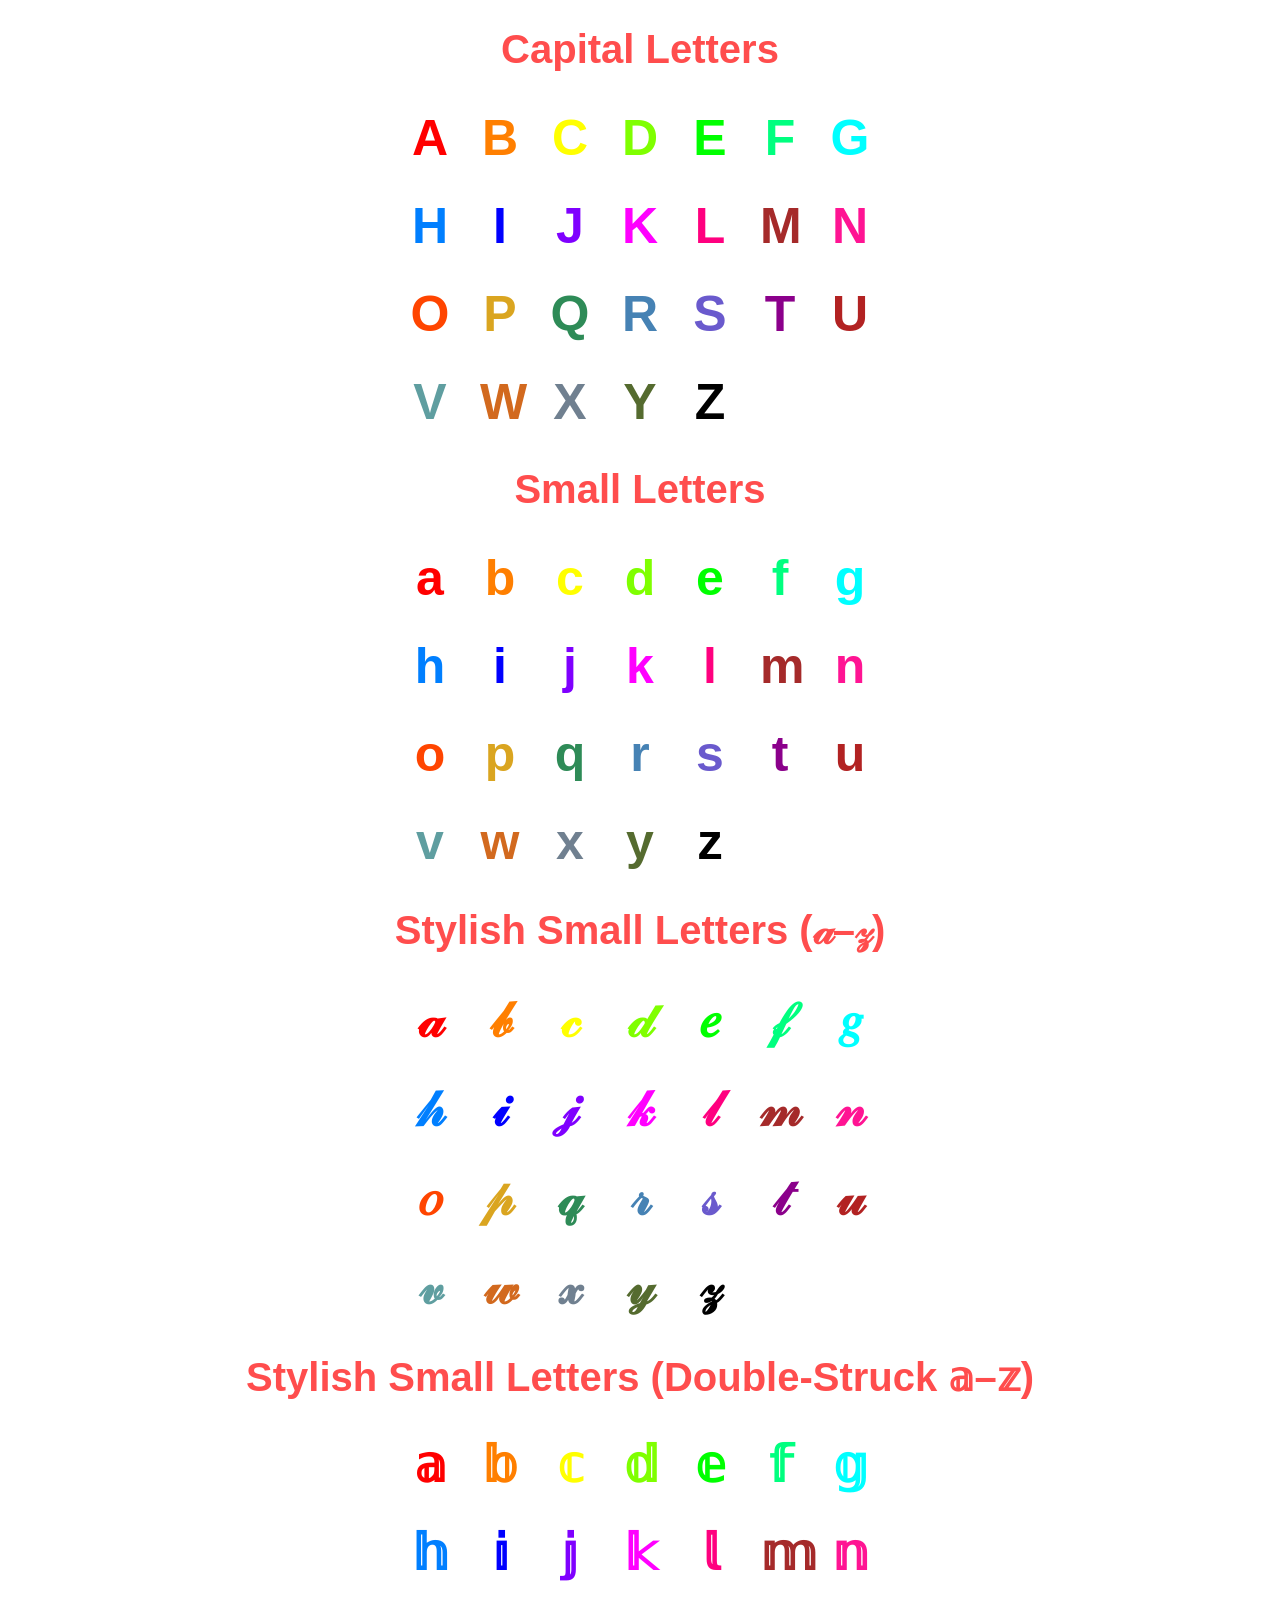
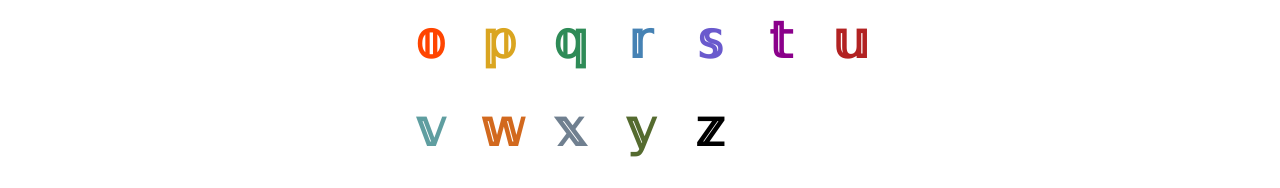
<file: alphabets.html>
<!DOCTYPE html>
<html>
<head>
<title>Colorful Stylish Alphabet Chart</title>
<style>
body{
  font-family: Arial, sans-serif;
  background: #ffffff;
  text-align: center;
}
h1{
  color: #ff4d4d;
  font-size: 40px;
}
.chart{
  margin: 20px auto;
  display: grid;
  grid-template-columns: repeat(7, 60px);
  gap: 10px;
  justify-content: center;
}
.letter{
  font-size: 50px;
  font-weight: bold;
  padding: 10px;
  cursor: pointer;
}

/* 26 unique text colors */
.colorA{color:#ff0000;}   /* A/a */
.colorB{color:#ff7f00;}   /* B/b */
.colorC{color:#ffff00;}   /* C/c */
.colorD{color:#7fff00;}   /* D/d */
.colorE{color:#00ff00;}   /* E/e */
.colorF{color:#00ff7f;}   /* F/f */
.colorG{color:#00ffff;}   /* G/g */
.colorH{color:#007fff;}   /* H/h */
.colorI{color:#0000ff;}   /* I/i */
.colorJ{color:#7f00ff;}   /* J/j */
.colorK{color:#ff00ff;}   /* K/k */
.colorL{color:#ff007f;}   /* L/l */
.colorM{color:#a52a2a;}   /* M/m */
.colorN{color:#ff1493;}   /* N/n */
.colorO{color:#ff4500;}   /* O/o */
.colorP{color:#daa520;}   /* P/p */
.colorQ{color:#2e8b57;}   /* Q/q */
.colorR{color:#4682b4;}   /* R/r */
.colorS{color:#6a5acd;}   /* S/s */
.colorT{color:#8b008b;}   /* T/t */
.colorU{color:#b22222;}   /* U/u */
.colorV{color:#5f9ea0;}   /* V/v */
.colorW{color:#d2691e;}   /* W/w */
.colorX{color:#708090;}   /* X/x */
.colorY{color:#556b2f;}   /* Y/y */
.colorZ{color:#000000;}   /* Z/z */
</style>

<script>
function speak(letter){
  let msg = new SpeechSynthesisUtterance(letter);
  msg.rate = 1.0;   // sweet normal speed
  msg.pitch = 1.2;  // slightly higher pitch for sweetness
  speechSynthesis.speak(msg);
}
</script>
</head>

<body>

<h1>Capital Letters</h1>
<div class="chart">
<span class="letter colorA" onclick="speak('A')">A</span>
<span class="letter colorB" onclick="speak('B')">B</span>
<span class="letter colorC" onclick="speak('C')">C</span>
<span class="letter colorD" onclick="speak('D')">D</span>
<span class="letter colorE" onclick="speak('E')">E</span>
<span class="letter colorF" onclick="speak('F')">F</span>
<span class="letter colorG" onclick="speak('G')">G</span>
<span class="letter colorH" onclick="speak('H')">H</span>
<span class="letter colorI" onclick="speak('I')">I</span>
<span class="letter colorJ" onclick="speak('J')">J</span>
<span class="letter colorK" onclick="speak('K')">K</span>
<span class="letter colorL" onclick="speak('L')">L</span>
<span class="letter colorM" onclick="speak('M')">M</span>
<span class="letter colorN" onclick="speak('N')">N</span>
<span class="letter colorO" onclick="speak('O')">O</span>
<span class="letter colorP" onclick="speak('P')">P</span>
<span class="letter colorQ" onclick="speak('Q')">Q</span>
<span class="letter colorR" onclick="speak('R')">R</span>
<span class="letter colorS" onclick="speak('S')">S</span>
<span class="letter colorT" onclick="speak('T')">T</span>
<span class="letter colorU" onclick="speak('U')">U</span>
<span class="letter colorV" onclick="speak('V')">V</span>
<span class="letter colorW" onclick="speak('W')">W</span>
<span class="letter colorX" onclick="speak('X')">X</span>
<span class="letter colorY" onclick="speak('Y')">Y</span>
<span class="letter colorZ" onclick="speak('Z')">Z</span>
</div>

<h1>Small Letters</h1>
<div class="chart">
<span class="letter colorA" onclick="speak('a')">a</span>
<span class="letter colorB" onclick="speak('b')">b</span>
<span class="letter colorC" onclick="speak('c')">c</span>
<span class="letter colorD" onclick="speak('d')">d</span>
<span class="letter colorE" onclick="speak('e')">e</span>
<span class="letter colorF" onclick="speak('f')">f</span>
<span class="letter colorG" onclick="speak('g')">g</span>
<span class="letter colorH" onclick="speak('h')">h</span>
<span class="letter colorI" onclick="speak('i')">i</span>
<span class="letter colorJ" onclick="speak('j')">j</span>
<span class="letter colorK" onclick="speak('k')">k</span>
<span class="letter colorL" onclick="speak('l')">l</span>
<span class="letter colorM" onclick="speak('m')">m</span>
<span class="letter colorN" onclick="speak('n')">n</span>
<span class="letter colorO" onclick="speak('o')">o</span>
<span class="letter colorP" onclick="speak('p')">p</span>
<span class="letter colorQ" onclick="speak('q')">q</span>
<span class="letter colorR" onclick="speak('r')">r</span>
<span class="letter colorS" onclick="speak('s')">s</span>
<span class="letter colorT" onclick="speak('t')">t</span>
<span class="letter colorU" onclick="speak('u')">u</span>
<span class="letter colorV" onclick="speak('v')">v</span>
<span class="letter colorW" onclick="speak('w')">w</span>
<span class="letter colorX" onclick="speak('x')">x</span>
<span class="letter colorY" onclick="speak('y')">y</span>
<span class="letter colorZ" onclick="speak('z')">z</span>
</div>
<h1>Stylish Small Letters (𝒶–𝓏)</h1>
<div class="chart">
<span class="letter colorA" onclick="speak('a')">𝒶</span>
<span class="letter colorB" onclick="speak('b')">𝒷</span>
<span class="letter colorC" onclick="speak('c')">𝒸</span>
<span class="letter colorD" onclick="speak('d')">𝒹</span>
<span class="letter colorE" onclick="speak('e')">𝑒</span>
<span class="letter colorF" onclick="speak('f')">𝒻</span>
<span class="letter colorG" onclick="speak('g')">𝑔</span>
<span class="letter colorH" onclick="speak('h')">𝒽</span>
<span class="letter colorI" onclick="speak('i')">𝒾</span>
<span class="letter colorJ" onclick="speak('j')">𝒿</span>
<span class="letter colorK" onclick="speak('k')">𝓀</span>
<span class="letter colorL" onclick="speak('l')">𝓁</span>
<span class="letter colorM" onclick="speak('m')">𝓂</span>
<span class="letter colorN" onclick="speak('n')">𝓃</span>
<span class="letter colorO" onclick="speak('o')">𝑜</span>
<span class="letter colorP" onclick="speak('p')">𝓅</span>
<span class="letter colorQ" onclick="speak('q')">𝓆</span>
<span class="letter colorR" onclick="speak('r')">𝓇</span>
<span class="letter colorS" onclick="speak('s')">𝓈</span>
<span class="letter colorT" onclick="speak('t')">𝓉</span>
<span class="letter colorU" onclick="speak('u')">𝓊</span>
<span class="letter colorV" onclick="speak('v')">𝓋</span>
<span class="letter colorW" onclick="speak('w')">𝓌</span>
<span class="letter colorX" onclick="speak('x')">𝓍</span>
<span class="letter colorY" onclick="speak('y')">𝓎</span>
<span class="letter colorZ" onclick="speak('z')">𝓏</span>
</div>
<h1>Stylish Small Letters (Double-Struck 𝕒–𝕫)</h1>
<div class="chart">
<span class="letter colorA" onclick="speak('a')">𝕒</span>
<span class="letter colorB" onclick="speak('b')">𝕓</span>
<span class="letter colorC" onclick="speak('c')">𝕔</span>
<span class="letter colorD" onclick="speak('d')">𝕕</span>
<span class="letter colorE" onclick="speak('e')">𝕖</span>
<span class="letter colorF" onclick="speak('f')">𝕗</span>
<span class="letter colorG" onclick="speak('g')">𝕘</span>
<span class="letter colorH" onclick="speak('h')">𝕙</span>
<span class="letter colorI" onclick="speak('i')">𝕚</span>
<span class="letter colorJ" onclick="speak('j')">𝕛</span>
<span class="letter colorK" onclick="speak('k')">𝕜</span>
<span class="letter colorL" onclick="speak('l')">𝕝</span>
<span class="letter colorM" onclick="speak('m')">𝕞</span>
<span class="letter colorN" onclick="speak('n')">𝕟</span>
<span class="letter colorO" onclick="speak('o')">𝕠</span>
<span class="letter colorP" onclick="speak('p')">𝕡</span>
<span class="letter colorQ" onclick="speak('q')">𝕢</span>
<span class="letter colorR" onclick="speak('r')">𝕣</span>
<span class="letter colorS" onclick="speak('s')">𝕤</span>
<span class="letter colorT" onclick="speak('t')">𝕥</span>
<span class="letter colorU" onclick="speak('u')">𝕦</span>
<span class="letter colorV" onclick="speak('v')">𝕧</span>
<span class="letter colorW" onclick="speak('w')">𝕨</span>
<span class="letter colorX" onclick="speak('x')">𝕩</span>
<span class="letter colorY" onclick="speak('y')">𝕪</span>
<span class="letter colorZ" onclick="speak('z')">𝕫</span>
</div>
</file>
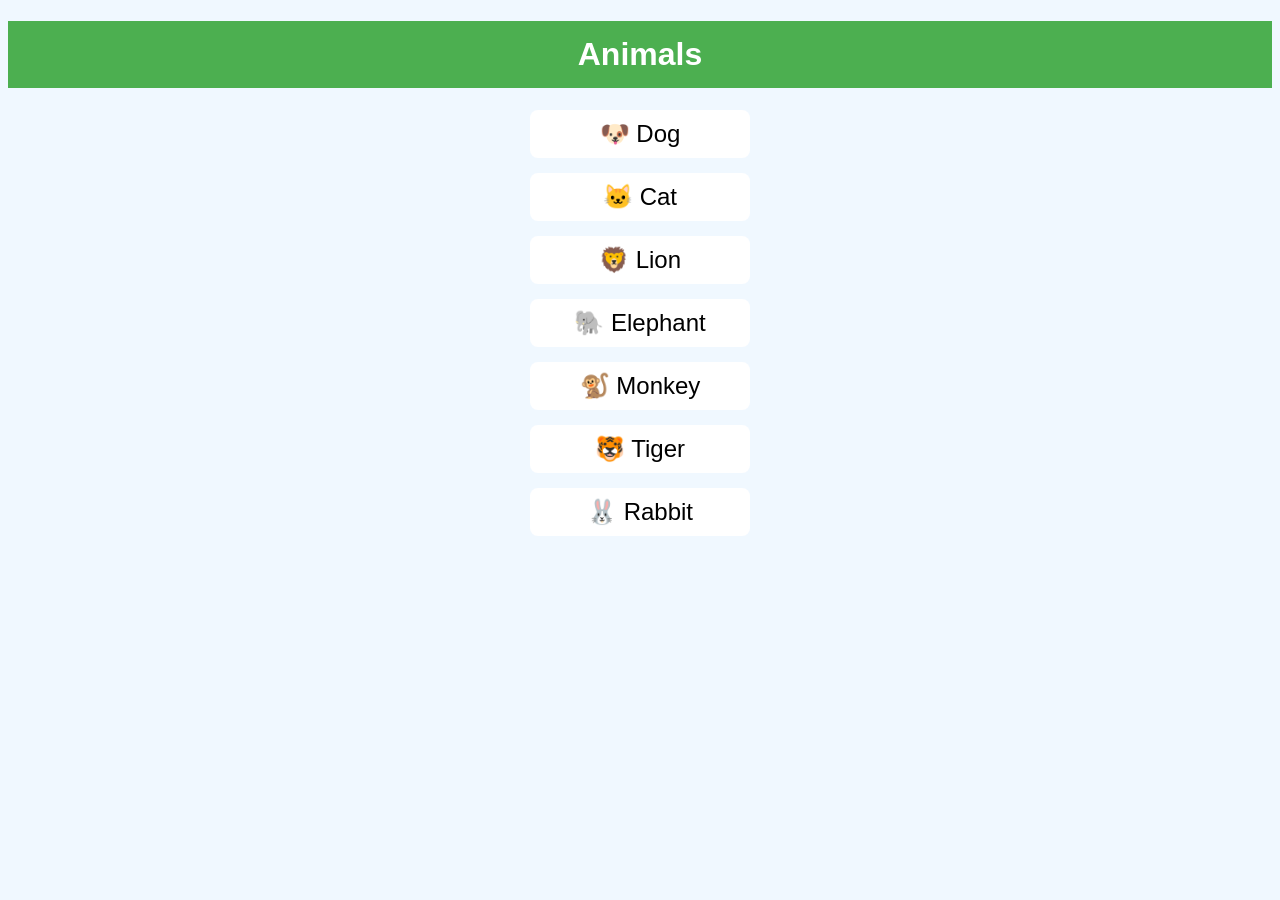
<file: animals.html>
<!DOCTYPE html>
<html>
<head>
    <title>Animals</title>
    <style>
        body {
            font-family: Arial;
            text-align: center;
            background-color: #f0f8ff;
        }
        h1 {
            background-color: #4CAF50;
            color: white;
            padding: 15px;
        }
        .animal {
            font-size: 24px;
            margin: 15px;
            padding: 10px;
            background: white;
            border-radius: 8px;
            width: 200px;
            margin-left: auto;
            margin-right: auto;
        }
    </style>
</head>
<body>

<h1>Animals</h1>

<div class="animal">🐶 Dog</div>
<div class="animal">🐱 Cat</div>
<div class="animal">🦁 Lion</div>
<div class="animal">🐘 Elephant</div>
<div class="animal">🐒 Monkey</div>
<div class="animal">🐯 Tiger</div>
<div class="animal">🐰 Rabbit</div>

</body>
</html>
</file>
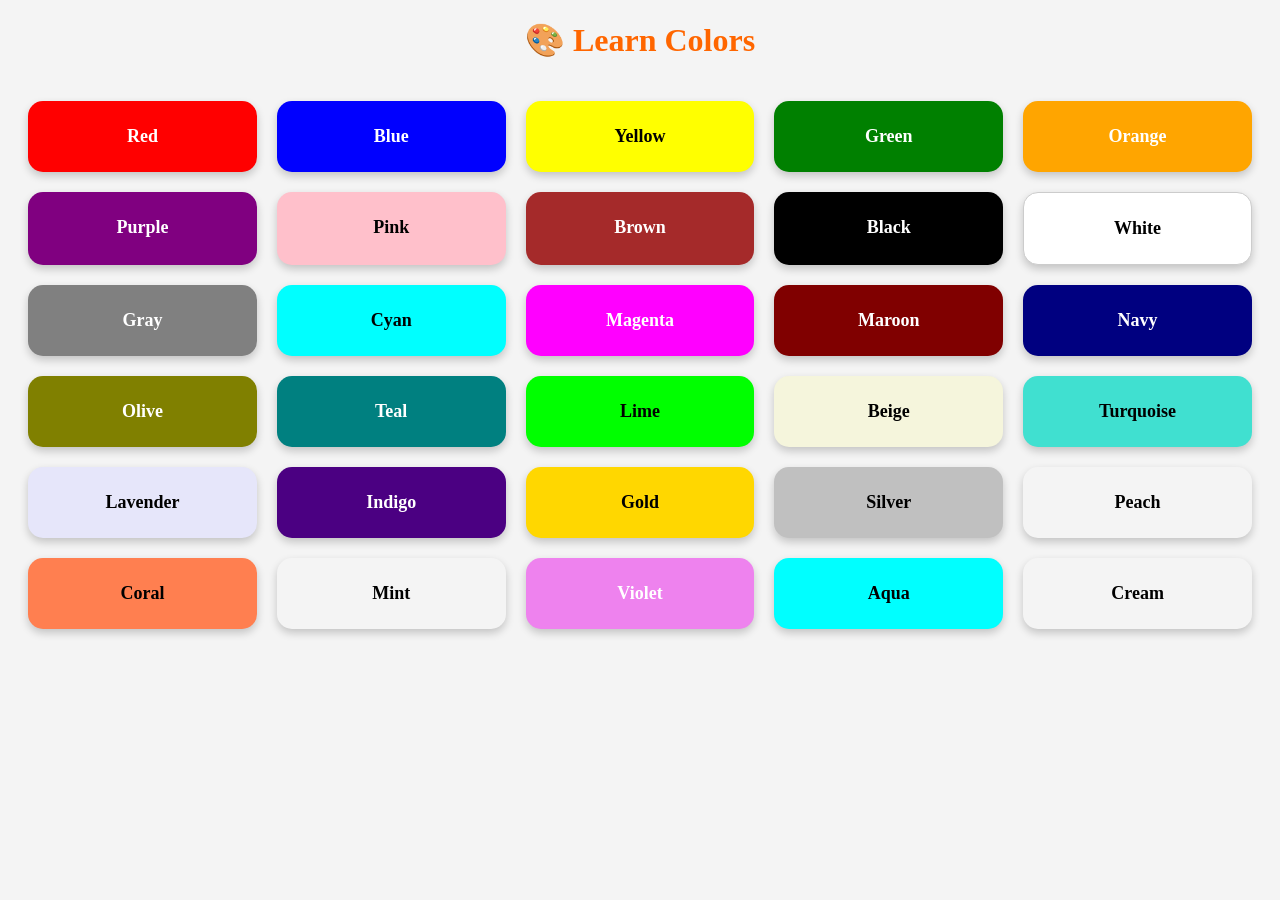
<file: colors.html>
<!DOCTYPE html>
<html>
<head>
<title>Learn Colors</title>

<style>

body{
text-align:center;
font-family: Comic Sans MS;
background:#f4f4f4;
}

h1{
color:#ff6600;
}

.grid{
display:grid;
grid-template-columns: repeat(5,1fr);
gap:20px;
padding:20px;
}

.color-card{
padding:25px;
border-radius:15px;
cursor:pointer;
color:white;
font-weight:bold;
font-size:18px;
box-shadow:0 4px 8px rgba(0,0,0,0.2);
transition:0.3s;
}

.color-card:hover{
transform:scale(1.1);
}

</style>

</head>

<body>

<h1>🎨 Learn Colors</h1>

<div class="grid">

<div class="color-card" style="background:red" onclick="speak('Red')">Red</div>
<div class="color-card" style="background:blue" onclick="speak('Blue')">Blue</div>
<div class="color-card" style="background:yellow;color:black" onclick="speak('Yellow')">Yellow</div>
<div class="color-card" style="background:green" onclick="speak('Green')">Green</div>
<div class="color-card" style="background:orange" onclick="speak('Orange')">Orange</div>

<div class="color-card" style="background:purple" onclick="speak('Purple')">Purple</div>
<div class="color-card" style="background:pink;color:black" onclick="speak('Pink')">Pink</div>
<div class="color-card" style="background:brown" onclick="speak('Brown')">Brown</div>
<div class="color-card" style="background:black" onclick="speak('Black')">Black</div>
<div class="color-card" style="background:white;color:black;border:1px solid #ccc" onclick="speak('White')">White</div>

<div class="color-card" style="background:gray" onclick="speak('Gray')">Gray</div>
<div class="color-card" style="background:cyan;color:black" onclick="speak('Cyan')">Cyan</div>
<div class="color-card" style="background:magenta" onclick="speak('Magenta')">Magenta</div>
<div class="color-card" style="background:maroon" onclick="speak('Maroon')">Maroon</div>
<div class="color-card" style="background:navy" onclick="speak('Navy')">Navy</div>

<div class="color-card" style="background:olive" onclick="speak('Olive')">Olive</div>
<div class="color-card" style="background:teal" onclick="speak('Teal')">Teal</div>
<div class="color-card" style="background:lime;color:black" onclick="speak('Lime')">Lime</div>
<div class="color-card" style="background:beige;color:black" onclick="speak('Beige')">Beige</div>
<div class="color-card" style="background:turquoise;color:black" onclick="speak('Turquoise')">Turquoise</div>

<div class="color-card" style="background:lavender;color:black" onclick="speak('Lavender')">Lavender</div>
<div class="color-card" style="background:indigo" onclick="speak('Indigo')">Indigo</div>
<div class="color-card" style="background:gold;color:black" onclick="speak('Gold')">Gold</div>
<div class="color-card" style="background:silver;color:black" onclick="speak('Silver')">Silver</div>
<div class="color-card" style="background:peach;color:black" onclick="speak('Peach')">Peach</div>

<div class="color-card" style="background:coral;color:black" onclick="speak('Coral')">Coral</div>
<div class="color-card" style="background:mint;color:black" onclick="speak('Mint')">Mint</div>
<div class="color-card" style="background:violet" onclick="speak('Violet')">Violet</div>
<div class="color-card" style="background:aqua;color:black" onclick="speak('Aqua')">Aqua</div>
<div class="color-card" style="background:cream;color:black" onclick="speak('Cream')">Cream</div>

</div>

<script>

function speak(color){

let msg = new SpeechSynthesisUtterance(color);

speechSynthesis.speak(msg);

}

</script>

</body>
</html>
</file>
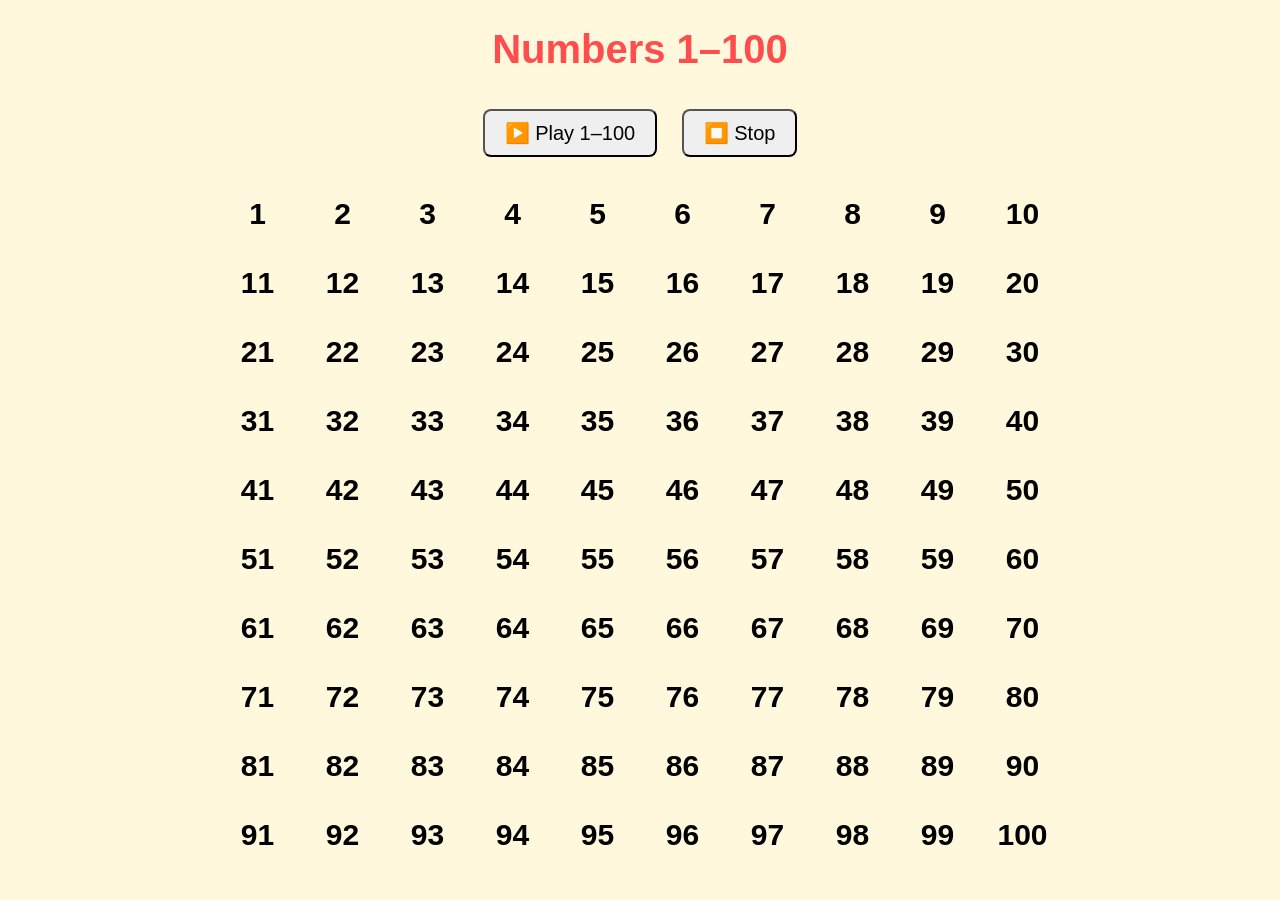
<file: numbers.html>
<!DOCTYPE html>
<html>
<head>
<title>Kids Numbers 1–100</title>
<style>
body{
  font-family: Arial, sans-serif;
  background: #fff8dc;
  text-align: center;
}
h1{
  color: #ff4d4d;
  font-size: 40px;
}
.chart{
  margin: 20px auto;
  display: grid;
  grid-template-columns: repeat(10, 70px); /* 10 numbers per row */
  gap: 15px;
  justify-content: center;
}
.number{
  font-size: 30px;
  font-weight: bold;
  padding: 10px;
  cursor: pointer;
  border-radius: 8px;
  transition: transform 0.3s, background-color 0.3s;
}
.highlight{
  background-color: yellow;
  transform: scale(1.3);
}
button{
  font-size: 20px;
  margin: 10px;
  padding: 10px 20px;
  border-radius: 8px;
  cursor: pointer;
}
</style>

<script>
let speaking = false;
let currentIndex = 1;
let utterance;

function generateNumbers(){
  let chart = document.getElementById("chart");
  for(let i=1; i<=100; i++){
    let span = document.createElement("span");
    span.className = "number";
    span.id = "num"+i;
    span.innerText = i;
    chart.appendChild(span);
  }
}

function speakNumbers(){
  speaking = true;
  currentIndex = 1;
  speakNext();
}

function speakNext(){
  if(!speaking || currentIndex > 100) return;

  // remove previous highlight
  if(currentIndex > 1){
    document.getElementById("num"+(currentIndex-1)).classList.remove("highlight");
  }

  // highlight current number
  let currentSpan = document.getElementById("num"+currentIndex);
  currentSpan.classList.add("highlight");

  // speak current number
  utterance = new SpeechSynthesisUtterance(currentIndex.toString());
  utterance.rate = 0.9;
  utterance.pitch = 1.5;
  utterance.onend = function(){
    currentIndex++;
    speakNext();
  };
  speechSynthesis.speak(utterance);
}

function stopSpeaking(){
  speaking = false;
  speechSynthesis.cancel();
  // remove highlight
  if(currentIndex <= 100){
    let currentSpan = document.getElementById("num"+currentIndex);
    if(currentSpan) currentSpan.classList.remove("highlight");
  }
}
</script>
</head>

<body onload="generateNumbers()">
<h1>Numbers 1–100</h1>
<button onclick="speakNumbers()">▶️ Play 1–100</button>
<button onclick="stopSpeaking()">⏹️ Stop</button>
<div id="chart" class="chart"></div>
</body>
</html>
</file>
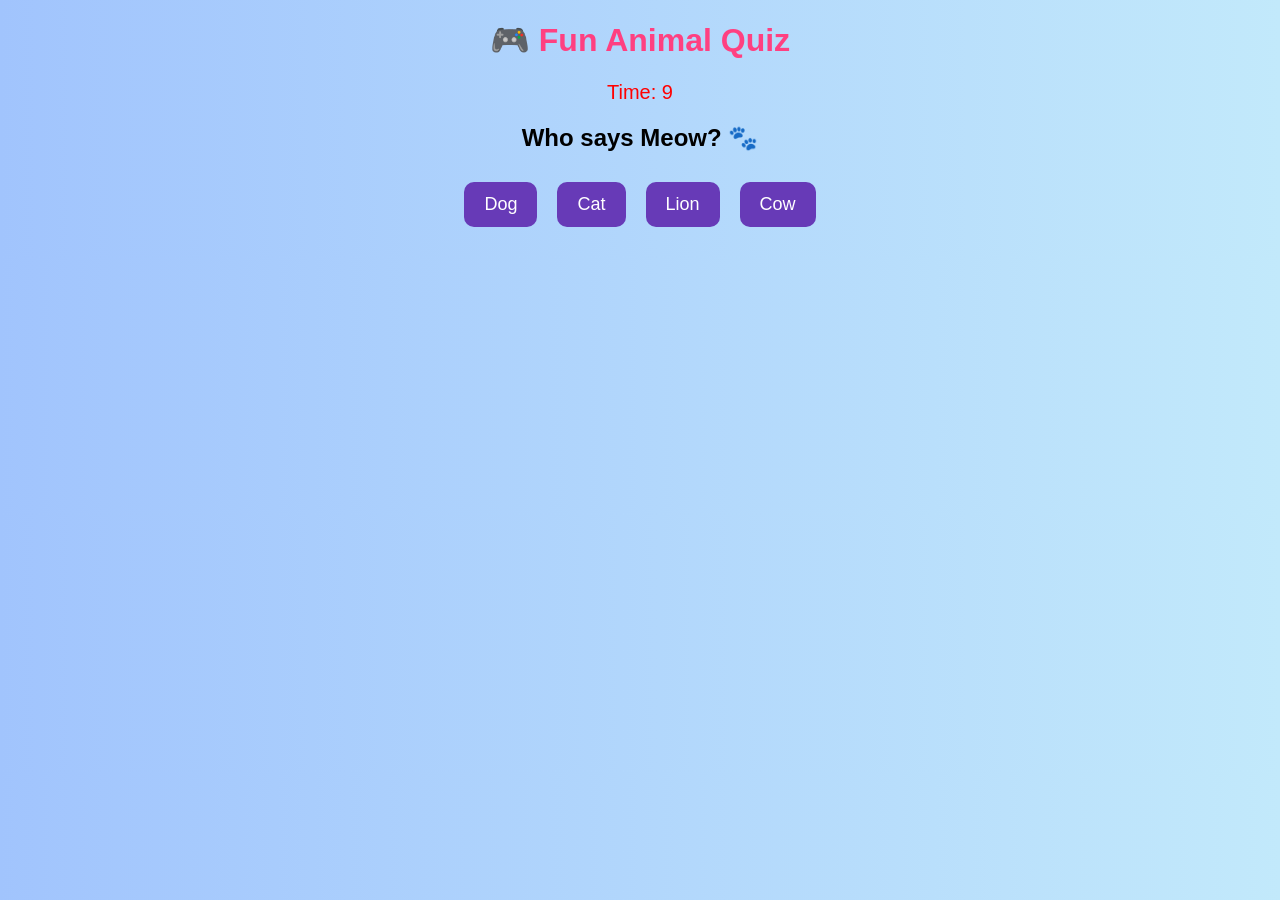
<file: quiz.html>
<!DOCTYPE html>
<html>
<head>
    <title>Fun Quiz Game</title>
    <style>
        body {
            font-family: Arial;
            text-align: center;
            background: linear-gradient(to right, #a1c4fd, #c2e9fb);
        }
        h1 {
            color: #ff4081;
        }
        .question {
            font-size: 24px;
            margin: 20px;
            font-weight: bold;
        }
        button {
            padding: 12px 20px;
            margin: 10px;
            font-size: 18px;
            border-radius: 10px;
            border: none;
            cursor: pointer;
            background-color: #673ab7;
            color: white;
        }
        button:hover {
            background-color: #512da8;
        }
        #result {
            font-size: 22px;
            margin-top: 20px;
        }
        #timer {
            font-size: 20px;
            color: red;
        }
    </style>
</head>
<body>

<h1>🎮 Fun Animal Quiz</h1>
<div id="timer">Time: 10</div>

<div class="question" id="question"></div>
<div id="options"></div>
<div id="result"></div>

<script>
let questions = [
    { q: "Who says Meow? 🐾", options: ["Dog", "Cat", "Lion", "Cow"], answer: "Cat" },
    { q: "Who is big? 🐘", options: ["Rat", "Elephant", "Cat", "Ant"], answer: "Elephant" },
    { q: "Who barks? 🐕", options: ["Dog", "Fish", "Bird", "Snake"], answer: "Dog" },
    { q: "Who gives milk? 🥛", options: ["Tiger", "Cow", "Fox", "Lion"], answer: "Cow" },
    { q: "Who can fly? 🐦", options: ["Dog", "Cat", "Bird", "Elephant"], answer: "Bird" }
];

let current = 0;
let score = 0;
let time = 10;
let timer;

function startTimer() {
    time = 10;
    document.getElementById("timer").innerText = "Time: " + time;

    timer = setInterval(() => {
        time--;
        document.getElementById("timer").innerText = "Time: " + time;

        if(time === 0) {
            clearInterval(timer);
            nextQuestion();
        }
    }, 1000);
}

function loadQuestion() {
    let q = questions[current];
    document.getElementById("question").innerText = q.q;

    let optionsHTML = "";
    q.options.forEach(opt => {
        optionsHTML += `<button onclick="checkAnswer('${opt}')">${opt}</button>`;
    });

    document.getElementById("options").innerHTML = optionsHTML;
    startTimer();
}

function checkAnswer(ans) {
    clearInterval(timer);

    if(ans === questions[current].answer) {
        document.getElementById("result").innerText = "✅ Correct!";
        score++;
        playSound(true);
    } else {
        document.getElementById("result").innerText = "❌ Wrong!";
        playSound(false);
    }

    setTimeout(nextQuestion, 1000);
}

function nextQuestion() {
    current++;
    document.getElementById("result").innerText = "";

    if(current < questions.length) {
        loadQuestion();
    } else {
        document.getElementById("question").innerText = "🎉 Game Over!";
        document.getElementById("options").innerHTML = "";
        document.getElementById("timer").innerText = "";
        document.getElementById("result").innerText = "Score: " + score;
    }
}

function playSound(correct) {
    let audio = new Audio(correct 
        ? "https://www.soundjay.com/buttons/sounds/button-3.mp3"
        : "https://www.soundjay.com/buttons/sounds/button-10.mp3");
    audio.play();
}

loadQuestion();
</script>

</body>
</html>
</file>
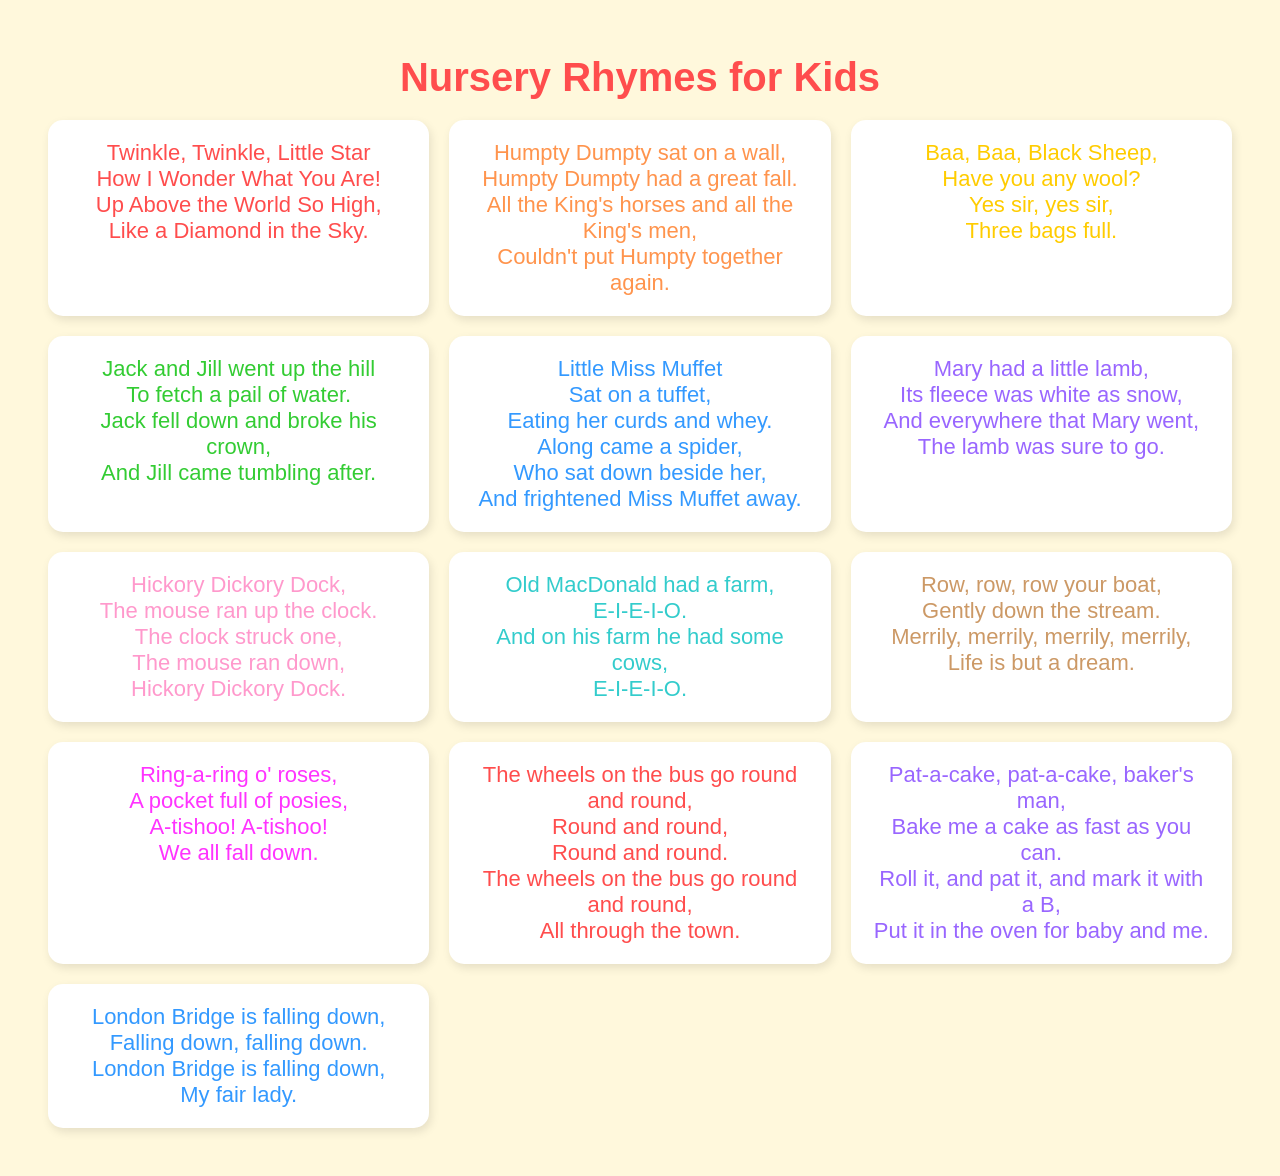
<file: rhymes.html>
<!DOCTYPE html>
<html>
<head>
<title>Kids Rhymes</title>
<style>
body {
  font-family: Arial, sans-serif;
  background: #fff8dc;
  text-align: center;
  padding: 20px;
}

h1 {
  color: #ff4d4d;
  font-size: 40px;
  margin-bottom: 20px;
}

.chart {
  display: grid;
  grid-template-columns: repeat(auto-fit, minmax(300px, 1fr));
  gap: 20px;
  justify-content: center;
  margin: 20px;
}

.rhyme {
  background: white;
  border-radius: 15px;
  padding: 20px;
  font-size: 22px;
  color: #333;
  box-shadow: 2px 4px 10px rgba(0,0,0,0.1);
  cursor: pointer;
  transition: transform 0.2s;
}

.rhyme:hover {
  transform: scale(1.05);
}

/* Text Colors */
.red {color: #ff4d4d;}
.orange {color: #ff944d;}
.yellow {color: #ffcc00;}
.green {color: #33cc33;}
.blue {color: #3399ff;}
.purple {color: #9966ff;}
.pink {color: #ff99cc;}
.teal {color: #33cccc;}
.brown {color: #cc9966;}
.magenta {color: #ff33ff;}
</style>

<script>
function speak(text){
  let msg = new SpeechSynthesisUtterance(text);
  msg.rate = 0.9;
  msg.pitch = 1.3;
  speechSynthesis.speak(msg);
}
</script>
</head>
<body>

<h1>Nursery Rhymes for Kids</h1>

<div class="chart">
  <div class="rhyme red" onclick="speak('Twinkle, Twinkle, Little Star. How I wonder what you are. Up above the world so high, like a diamond in the sky.')">
    Twinkle, Twinkle, Little Star<br>
    How I Wonder What You Are!<br>
    Up Above the World So High,<br>
    Like a Diamond in the Sky.
  </div>

  <div class="rhyme orange" onclick="speak('Humpty Dumpty sat on a wall. Humpty Dumpty had a great fall. All the King\'s horses and all the King\'s men couldn\'t put Humpty together again.')">
    Humpty Dumpty sat on a wall,<br>
    Humpty Dumpty had a great fall.<br>
    All the King's horses and all the King's men,<br>
    Couldn't put Humpty together again.
  </div>

  <div class="rhyme yellow" onclick="speak('Baa Baa Black Sheep, have you any wool? Yes sir, yes sir, three bags full.')">
    Baa, Baa, Black Sheep,<br>
    Have you any wool?<br>
    Yes sir, yes sir,<br>
    Three bags full.
  </div>

  <div class="rhyme green" onclick="speak('Jack and Jill went up the hill to fetch a pail of water. Jack fell down and broke his crown, and Jill came tumbling after.')">
    Jack and Jill went up the hill<br>
    To fetch a pail of water.<br>
    Jack fell down and broke his crown,<br>
    And Jill came tumbling after.
  </div>

  <div class="rhyme blue" onclick="speak('Little Miss Muffet sat on a tuffet, eating her curds and whey. Along came a spider, who sat down beside her and frightened Miss Muffet away.')">
    Little Miss Muffet<br>
    Sat on a tuffet,<br>
    Eating her curds and whey.<br>
    Along came a spider,<br>
    Who sat down beside her,<br>
    And frightened Miss Muffet away.
  </div>

  <div class="rhyme purple" onclick="speak('Mary had a little lamb, its fleece was white as snow. Everywhere that Mary went, the lamb was sure to go.')">
    Mary had a little lamb,<br>
    Its fleece was white as snow,<br>
    And everywhere that Mary went,<br>
    The lamb was sure to go.
  </div>

  <div class="rhyme pink" onclick="speak('Hickory Dickory Dock, the mouse ran up the clock. The clock struck one, the mouse ran down, Hickory Dickory Dock.')">
    Hickory Dickory Dock,<br>
    The mouse ran up the clock.<br>
    The clock struck one,<br>
    The mouse ran down,<br>
    Hickory Dickory Dock.
  </div>

  <div class="rhyme teal" onclick="speak('Old MacDonald had a farm, E-I-E-I-O. And on his farm he had some cows, E-I-E-I-O.')">
    Old MacDonald had a farm,<br>
    E-I-E-I-O.<br>
    And on his farm he had some cows,<br>
    E-I-E-I-O.
  </div>

  <div class="rhyme brown" onclick="speak('Row, row, row your boat, gently down the stream. Merrily, merrily, merrily, merrily, life is but a dream.')">
    Row, row, row your boat,<br>
    Gently down the stream.<br>
    Merrily, merrily, merrily, merrily,<br>
    Life is but a dream.
  </div>

  <div class="rhyme magenta" onclick="speak('Ring-a-ring o\' roses, a pocket full of posies. A-tishoo! A-tishoo! We all fall down.')">
    Ring-a-ring o' roses,<br>
    A pocket full of posies,<br>
    A-tishoo! A-tishoo!<br>
    We all fall down.
  </div>
  
  <div class="rhyme red" onclick="speak('The wheels on the bus go round and round, round and round. The wheels on the bus go round and round, all through the town.')">
    The wheels on the bus go round and round,<br>
    Round and round,<br>
    Round and round.<br>
    The wheels on the bus go round and round,<br>
    All through the town.
  </div>

  <div class="rhyme purple" onclick="speak('Pat-a-cake, pat-a-cake, baker\'s man. Bake me a cake as fast as you can. Roll it, and pat it, and mark it with a B. Put it in the oven for baby and me.')">
    Pat-a-cake, pat-a-cake, baker's man,<br>
    Bake me a cake as fast as you can.<br>
    Roll it, and pat it, and mark it with a B,<br>
    Put it in the oven for baby and me.
  </div>

  <div class="rhyme blue" onclick="speak('London Bridge is falling down, falling down, falling down. London Bridge is falling down, my fair lady.')">
    London Bridge is falling down,<br>
    Falling down, falling down.<br>
    London Bridge is falling down,<br>
    My fair lady.
  </div>


</div>

</body>
</html>
</file>
